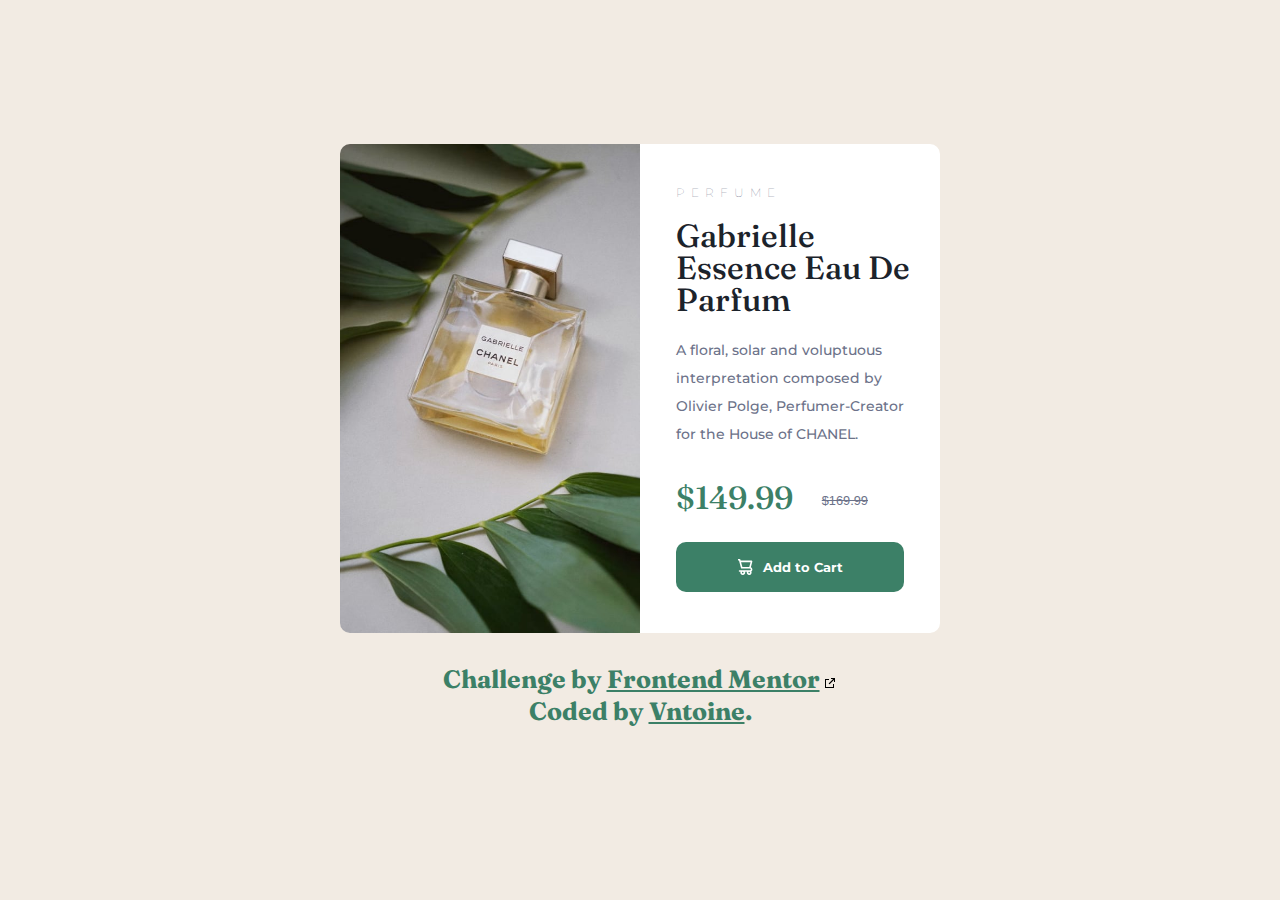
<file: 1 - Product Preview Card Component/index.html>
<!DOCTYPE html>
<html lang="fr">
<head>
  <meta charset="UTF-8" />
  <meta name="viewport" content="width=device-width, initial-scale=1.0" />
  <meta description="Premier projet | Frontend Mentor" />
  <link rel="icon" type="image/png" sizes="32x32" href="./images/favicon-32x32.png" />
  <link rel="stylesheet" href="index.css" />
  <title>Vntoine | Product Preview Card Component</title>
</head>
<body>

  <article class="article">

    <section class="image">
      <img class="img-mobile" src="./images/image-product-mobile.jpg" alt="Illustration du parfum">
      <img class="img-desktop" src="./images/image-product-desktop.jpg" alt="Illustration du parfum">
    </section>

    <section class="perfume">
      
      <h2 class="intro">Perfume</h2>
      <h1 class="title">Gabrielle Essence Eau De Parfum</h1>
      <p class="description">A floral, solar and voluptuous interpretation composed by Olivier Polge, Perfumer-Creator for the House of CHANEL.</p>
      <span class="price">$149.99</span>
      
      <button class="btn">
        <svg width="15" height="16" xmlns="http://www.w3.org/2000/svg">
          <path d="M14.383 10.388a2.397 2.397 0 0 0-1.518-2.222l1.494-5.593a.8.8 0 0 0-.144-.695.8.8 0 0 0-.631-.28H2.637L2.373.591A.8.8 0 0 0 1.598 0H0v1.598h.983l1.982 7.4a.8.8 0 0 0 .799.59h8.222a.8.8 0 0 1 0 1.599H1.598a.8.8 0 1 0 0 1.598h.943a2.397 2.397 0 1 0 4.507 0h1.885a2.397 2.397 0 1 0 4.331-.376 2.397 2.397 0 0 0 1.12-2.021ZM11.26 7.99H4.395L3.068 3.196h9.477L11.26 7.991Zm-6.465 6.392a.8.8 0 1 1 0-1.598.8.8 0 0 1 0 1.598Zm6.393 0a.8.8 0 1 1 0-1.598.8.8 0 0 1 0 1.598Z" fill="#FFF"/>
        </svg>
        <p class="btn-text">Add to Cart</p>
      </button>

    </section>

  </article>

  <div class="credits">
    <h1 class="credits-text">
      Challenge by <a class="link" href="https://www.frontendmentor.io?ref=challenge" target="_blank" rel="noreferrer noopener">Frontend Mentor</a><br>
      Coded by <a class="link" href="https://github.com/Vntoine">Vntoine</a>.
    </h1>
  </div>

</body>
</html>
</file>
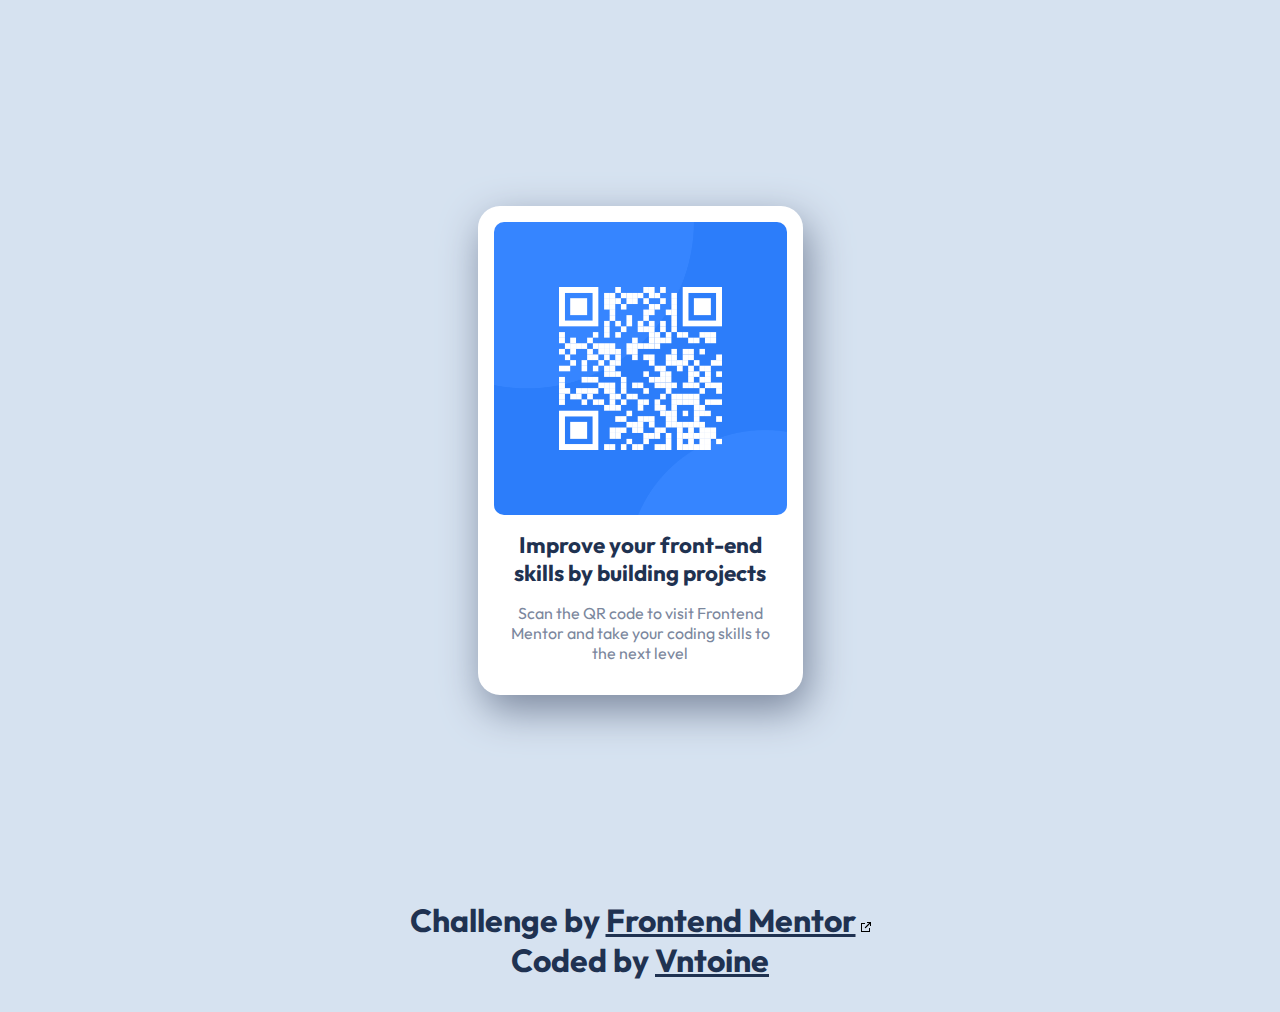
<file: 2 - QR Code Component/index.html>
<!DOCTYPE html>
<html lang="fr">
<head>
  <meta charset="UTF-8" />
  <meta name="viewport" content="width=device-width, initial-scale=1.0" />
  <meta name="description" content="Second projet | Frontend Mentor" />
  <link rel="icon" type="image/png" sizes="32x32" href="./images/favicon-32x32.png" />
  <link rel="stylesheet" href="https://fonts.googleapis.com/css2?family=Outfit:wght@400;700&display=swap" type="text/css" />
  <link rel="stylesheet" href="./index.css" />
  <title>Vntoine | QR Code Component</title>
</head>
<body>

  <main class="content">
    <div class="box">
      <img src="./images/image-qr-code.png" alt="White QR code in a blue font sending to the Frontend Mentor website">
      <div class="box-text">
        <h1 class="box-title">Improve your front-end skills by building projects</h1>
        <p class="box-description">Scan the QR code to visit Frontend Mentor and take your coding skills to the next level</p>
      </div>
    </div>
  </main>
  
  <footer class="credits">
    <h1 class="credits-text">
      Challenge by <a class="link" href="https://www.frontendmentor.io?ref=challenge" target="_blank" rel="noopener noreferrer">Frontend Mentor</a><br>
      Coded by <a class="link" href="https://github.com/Vntoine">Vntoine</a>
    </h1>
  </footer>

</body>
</html>
</file>
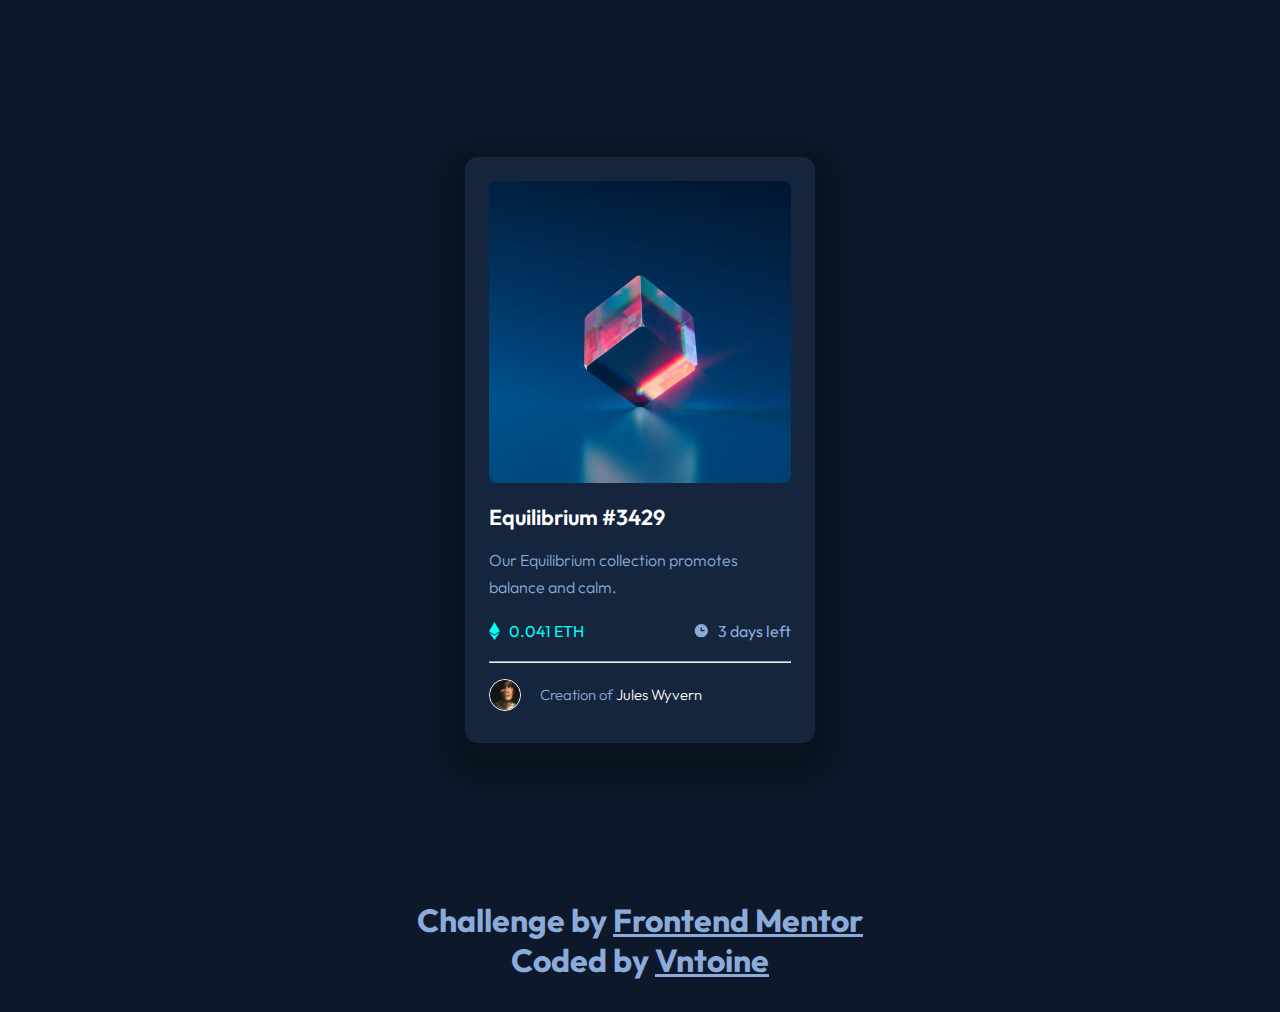
<file: 3 - NFT Preview Card Component/index.html>
<!DOCTYPE html>
<html lang="fr">
<head>
  <meta charset="UTF-8" />
  <meta name="viewport" content="width=device-width, initial-scale=1.0" />
  <meta name="description" content="Troisième projet Frontend Mentor" />
  <link href="https://fonts.googleapis.com/css2?family=Outfit:wght@300;400;600&display=swap" rel="stylesheet" type="text/css"/>
  <link rel="stylesheet" href="./index.css" />
  <link rel="icon" type="image/png" sizes="32x32" href="./images/favicon-32x32.png" />
  <title>Vntoine | NFT preview card component</title>
</head>
<body>

  <main class="container">
    <div class="card">

      <div class="card-image">
        <a href="#">
          <div class="image-transition">
            <svg width="48" height="48" xmlns="http://www.w3.org/2000/svg"><g fill="none" fill-rule="evenodd"><path d="M0 0h48v48H0z"/><path d="M24 9C14 9 5.46 15.22 2 24c3.46 8.78 12 15 22 15 10.01 0 18.54-6.22 22-15-3.46-8.78-11.99-15-22-15Zm0 25c-5.52 0-10-4.48-10-10s4.48-10 10-10 10 4.48 10 10-4.48 10-10 10Zm0-16c-3.31 0-6 2.69-6 6s2.69 6 6 6 6-2.69 6-6-2.69-6-6-6Z" fill="#FFF" fill-rule="nonzero"/></g></svg>
          </div>
          <img src="./images/image-equilibrium.jpg" alt="Equilibrium's picture">
        </a>
      </div>
      <div class="card-content">

        <h1 class="content-title clr-transition">Equilibrium #3429</h1>
        <p class="content-description">Our Equilibrium collection promotes balance and calm.</p>
        <span class="content-price">0.041 ETH</span>
        <span class="content-days">3 days left</span>
        <hr>
        <div class="content-author">
          <img class="author-image" src="./images/image-avatar.png" alt="Profil picture of Jules Wyvern">
          <h2 class="author-creation">Creation of <a class="author-link clr-transition" href="#">Jules Wyvern</a></h2>
        </div>

      </div>

    </div>
  </main>

  <footer class="credits">
    <h1 class="credits-text">
      Challenge by <a class="credits-link" href="https://www.frontendmentor.io?ref=challenge" target="_blank" rel="noreferrer noopener">Frontend Mentor</a><br>
      Coded by <a class="credits-link" href="https://github.com/Vntoine">Vntoine</a>
    </h1>
  </footer>
</body>
</html>
</file>
<file: 1 - Product Preview Card Component/index.css>
@import url("https://fonts.googleapis.com/css2?family=Fraunces:opsz,wght@9..144,700&family=Montserrat:wght@400;500;700&display=swap");

:root {
    --clr-bg: hsl(30, 38%, 92%);
    --clr-white: hsl(0, 0%, 100%);
    --clr-dark-cyan: hsl(158, 36%, 37%);
    --clr-dark-blue: hsl(212, 21%, 14%);
    --clr-grayish-blue: hsl(228, 12%, 48%);
    --ft-sz-description: 14px;
    --ft-fm-montserrat: 'Montserrat',sans-serif;
    --ft-fm-fraunces: 'Fraunces',sans-serif;
    --ft-wg-500: 500;
    --ft-wg-700: 700;
}

*,
*::before,
*::after {
    box-sizing: border-box;
    margin: 0;
    border: 0;
    text-decoration: none;
}

body {
    display:flex;
    flex-direction: column;
    align-items: center;
    background-color: var(--clr-bg);
    width: 100vw;
    height: 100vh;
}

img {
    width: 100%;
    height: 100%;
    object-fit: cover;
}

.article {
    display: flex;
    flex-direction: column;
    width: clamp(300px,91.75vw,500px);
    margin-top: clamp(15px,5vw,37px);
}

.img-mobile{
    display: block;
    border-top-left-radius: 10px;
    border-top-right-radius: 10px;
}

.img-desktop {
    display: none;
}

.perfume {
    background-color: var(--clr-white);
    padding: 6%;
    border-bottom-left-radius: 10px;
    border-bottom-right-radius: 10px;
}

.intro {
    color: var(--clr-grayish-blue);
    font-family: var(--ft-fm-montserrat);
    font-weight: lighter;
    font-size: 0.75em;
    text-transform: uppercase;
    letter-spacing: 6px;
    margin-block: 5px 10px;
}

.title {
    width: 15ch;
    color: var(--clr-dark-blue);
    font-family: var(--ft-fm-fraunces);
    font-weight: var(--ft-wg-500);
    font-size: xx-large;
    text-transform: capitalize;
    line-height: 1em;
    margin-bottom: 15px;
}

.description {
    color: var(--clr-grayish-blue);
    font-family: var(--ft-fm-montserrat);
    font-size: var(--ft-sz-description);
    font-weight: var(--ft-wg-500);
    line-height: 2em;
    margin-bottom: 40px;
}

.price {
    position: relative;
    color: var(--clr-dark-cyan);
    font-family: var(--ft-fm-fraunces);
    font-weight: var(--ft-wg-500);
    font-size: 2em;
}
.price::after {
    content: '$169.99';
    position: absolute;
    top: 15px;
    right: -75px;
    text-decoration: line-through;
    color: var(--clr-grayish-blue);
    font-family: sans-serif;
    font-weight: 200;
    font-size: 0.4em;
}

.btn {
    display: flex;
    justify-content: center;
    align-items: center;
    gap: 10px;
    width: 100%;
    height: 50px;
    margin-top: 15px;
    margin-bottom: 5px;
    background-color: var(--clr-dark-cyan);
    border-radius: 10px;
    transition: background-color 500ms;
    cursor: pointer;
}

.btn:hover,
.btn:focus {
    background-color: hsl(158, 36%, 24%);
}

.btn-text {
    color: var(--clr-white);
    font-family: var(--ft-fm-montserrat);
    font-weight: var(--ft-wg-700);
}


.credits {
    padding: 30px;
    text-align: center;
    line-height: 2em;
}

.credits-text,
.link {
    font-family: var(--ft-fm-fraunces);
    font-size: 18px;
    color: var(--clr-dark-cyan);
}

.link {
    display: inline-block;
    text-decoration: underline;
    text-decoration-color: var(--clr-dark-cyan);
    transition: all 300ms ease;
}

.link:hover,
.link:focus {
    color: hsl(158, 36%, 24%);
    animation: western 1s ease;
}

a[target="_blank"]::after {
    content: url([data-uri]);
    margin: 0 3px 0 5px;
}




@media (min-width:750px) {

    body {
        justify-content: center;
    }

    .article {
        flex-direction: row;
        width: clamp(500px,90vw,600px);
        margin-top: 0;
    }

    .image {
        max-width: 50%;
    }

    .img-desktop{
        display: block;
        border-top-left-radius: 10px;
        border-bottom-left-radius: 10px;
    }

    .img-mobile {
        display: none;
    }

    .perfume {
        max-width: 50%;
        border-bottom-left-radius: 0;
        border-top-right-radius: 10px;
    }

    .intro {
        margin-block-end: 20px;
    }

    .title {
        width: 12ch;
        margin-bottom: 20px;
    }

    .description {
        margin-bottom: 30px;
    }

    .btn {
        margin-top: 25px;
    }

    .credits-text,
    .link {
        font-size: 25px;
    }
}



@keyframes western {
    20% {
        transform: rotateY(20deg);
    }
    40% {
        transform: rotateY(-20deg);
    }
    60% {
        transform: rotateY(10deg);
    }
    80% {
        transform: rotateY(-10deg);
    }
    100% {
        transform: rotateY(0deg);
    }
}
</file>
<file: 2 - QR Code Component/index.css>
:root {
    /* Colors */
    --clr-white: hsl(0, 0%, 100%);
    --clr-primary: hsl(218, 44%, 22%);
    --clr-secondary: hsl(220, 15%, 55%);
    --clr-background: hsl(212, 45%, 89%);

    /* Font variables */
    --ft-family: "Outfit", sans-serif;
    --ft-weight-bold: 700;
    --ft-weight-regular: 400;

    /* Extra variables (credits) */
    --ft-size-credits: clamp(1.25rem,5.3vw,2rem);
}

*,
*::after {
    box-sizing: border-box;
    margin: 0;
}

body {
    background-color: var(--clr-background);
    text-align: center;
}

img {
    display: block;
    max-width: 100%;
    border-radius: 10px;
}

.content {
    display: flex;
    justify-content: center;
    align-items: center;
    width: 100vw;
    height: 100vh;
}

.box {
    max-width: 325px;
    background-color: var(--clr-white);
    padding: 1rem;
    border-radius: 22px;
    box-shadow: 5px 15px 40px var(--clr-secondary);
}

.box-text {
    display:flex;
    align-items: center;
    justify-content: center;
    flex-direction: column;
    gap: 1rem;
    padding: 1rem;
    font-family: var(--ft-family);
}

.box-title {
    font-weight: var(--ft-weight-bold);
    font-size: 1.4rem;
    color: var(--clr-primary);
}

.box-description {
    font-weight: var(--ft-weight-regular);
    font-size: 1rem;
    color: var(--clr-secondary);
}

.credits-text {
    font-family: var(--ft-family);
    font-size: var(--ft-size-credits);
    color: var(--clr-primary);
    margin-bottom: 2rem;
}

.credits-text a {
    color: var(--clr-primary);
    text-decoration-color: var(--clr-primary);
    transition: color 1s ease;
}

a[target="_blank"]::after {
    content: url([data-uri]);
    margin-left: 5px;
}

.link:hover,
.link:focus {
    color: hsl(217, 57%, 39%);
    animation: spring 1s ease;
}

@keyframes spring{
    20% {
        font-size: calc(var(--ft-size-credits) * 0.8);
    }
    
    40% {
        font-size: calc(var(--ft-size-credits) * 1.3);
    }
    
    60% {
        font-size: calc(var(--ft-size-credits) * 0.9);
    }
    
    80% {
        font-size: calc(var(--ft-size-credits) * 1.1);
    }
    
    100% {
        font-size: var(--ft-size-credits);
    }
}
</file>
<file: 3 - NFT Preview Card Component/index.css>
:root {

    /* Colors variables */
    --clr-white: hsl(0, 0%, 100%);
    --clr-primary: hsl(215, 51%, 70%);
    --clr-secondary: hsl(178, 100%, 50%);
    --clr-line: hsl(215, 32%, 27%);

    /* Background colors */
    --bg-main-color: hsl(217, 54%, 11%);
    --bg-card-color: hsl(216, 50%, 16%);

    /* Fonts variables */
    --ft-family: 'Outfit', sans-serif;
    --ft-size-paragraph: 18px;
    --ft-weight-light: 300;
    --ft-weight-regular: 400;
    --ft-weight-semibold: 600;
}

*,
*::before {
    box-sizing: border-box;
    margin: 0;
}

body {
    background-color: var(--bg-main-color);
}

img {
    display: block;
    max-width: 100%;
    border-radius: 0.5rem;
}

hr {
    color: var(--clr-line);
    margin-block: 1.25rem 1rem;
}

.container {
    display: flex;
    justify-content: center;
    align-items: center;
    width: 100vw;
    height: 100vh;
}

.card {
    max-width: 350px;
    padding: 1.5rem;
    background-color: var(--bg-card-color);
    border-radius: 0.8rem;
    box-shadow: 0px 15px 20px 25px hsl(214, 55%, 8%);
}




/*   Card Image    */




.card-image {
    position: relative;
}

.image-transition {
    position: absolute;
    width: 100%;
    height: 100%;
    opacity: 0;
    background-color: hsla(178, 100%, 50%, 0.5);
    display: flex;
    justify-content: center;
    align-items: center;
    border-radius: 0.5rem;
    transition: opacity 500ms ease;
}

.image-transition:hover {
    opacity: 1;
}




/*   Card Content   */




.card-content {
    margin-top: 20px;
    font-family: var(--ft-family);
    font-weight: var(--ft-weight-regular);
}

.content-title {
    color: var(--clr-white);
    font-weight: var(--ft-weight-semibold);
    font-size: 1.35rem;
    transition: color 400ms ease;
}

.content-description {
    color: var(--clr-primary);
    font-size: 1rem;
    font-weight: var(--ft-weight-light);
    margin-block: 1rem 1.2rem;
    line-height: 1.7rem;
}

.content-price {
    position: relative;
    color: var(--clr-secondary);
    margin-left: 20px;
}
.content-price::before {
    content: url("data:image/svg+xml,%3Csvg width='11' height='18' xmlns='http://www.w3.org/2000/svg'%3E%3Cpath d='M11 10.216 5.5 18 0 10.216l5.5 3.263 5.5-3.262ZM5.5 0l5.496 9.169L5.5 12.43 0 9.17 5.5 0Z' fill='%2300FFF8'/%3E%3C/svg%3E");
    position: absolute;
    top: 1px;
    left: -20px;
}

.content-days{
    position: relative;
    float: right;
    color: var(--clr-primary);
}
.content-days::before {
    content: url("data:image/svg+xml,%3Csvg width='17' height='17' xmlns='http://www.w3.org/2000/svg'%3E%3Cpath d='M8.305 2.007a6.667 6.667 0 1 0 0 13.334 6.667 6.667 0 0 0 0-13.334Zm2.667 7.334H8.305a.667.667 0 0 1-.667-.667V6.007a.667.667 0 0 1 1.334 0v2h2a.667.667 0 0 1 0 1.334Z' fill='%238BACD9'/%3E%3C/svg%3E");
    position:absolute;
    top: 1.5px;
    left: -25px;
}

.content-author {
    display: flex;
    align-items: center;
    gap: 1.2rem;
    margin-bottom: 0.5rem;
}

.author-image{
    max-width: 2rem;
    max-height: 2rem;
    border: 1px solid var(--clr-white);
    border-radius: 100%;
}

.author-creation {
    color: var(--clr-primary);
    font-size: 0.925rem;
    font-weight: var(--ft-weight-light);
}

.author-link {
    color: var(--clr-white);
    text-decoration: none;
    transition: color 400ms ease;
}

.clr-transition:hover,
.clr-transition:focus {
    color: var(--clr-secondary);
}




/*    Credits     */

.credits-text {
    text-align: center;
    margin-bottom: 2rem;
    font-family: var(--ft-family);
    font-size: clamp(1.25rem,5.3vw,2rem);
    color: var(--clr-primary);
}

.credits-link {
    color: var(--clr-primary);
    transition: color 400ms ease;
}

.credits-link:hover {
    animation: flash 1s infinite;
}

@keyframes flash {
    25%{
        color: var(--clr-secondary);
    }

    100%{
        color: var(--clr-primary);
    }
}
</file>
